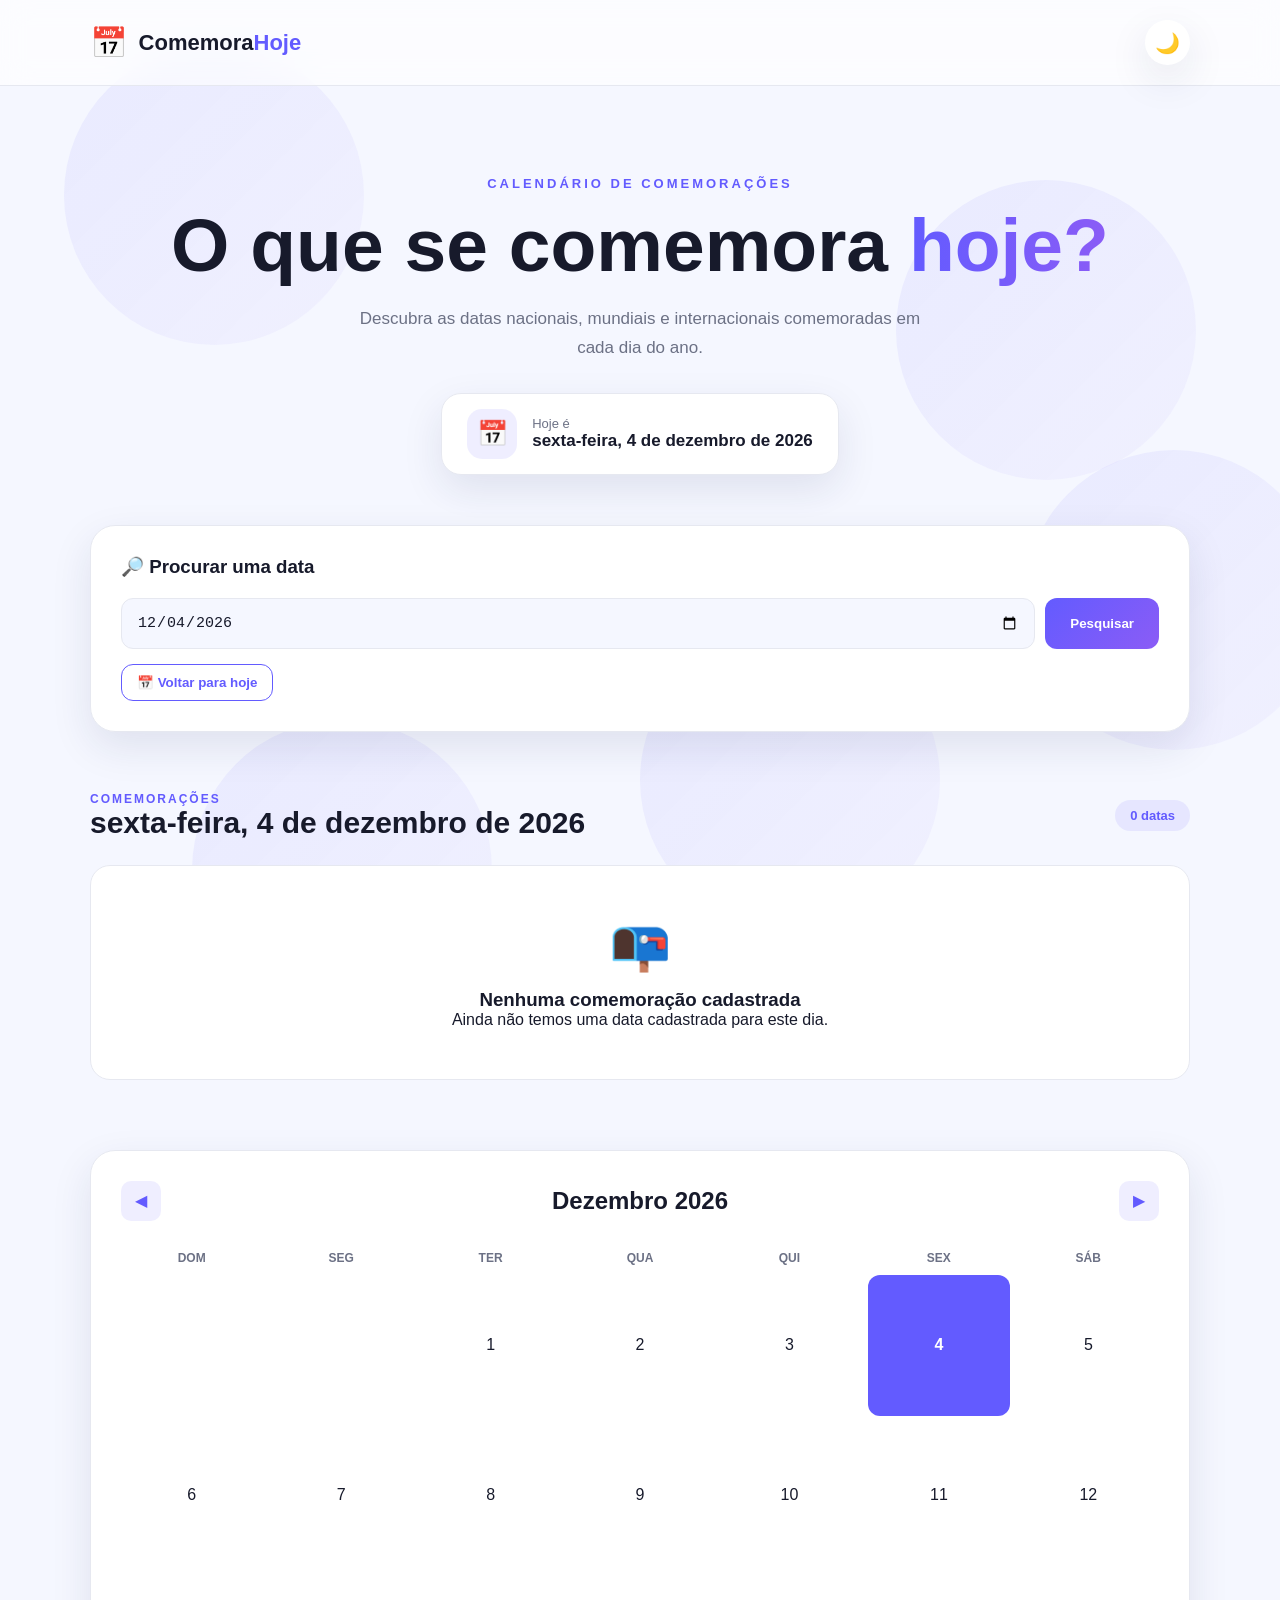
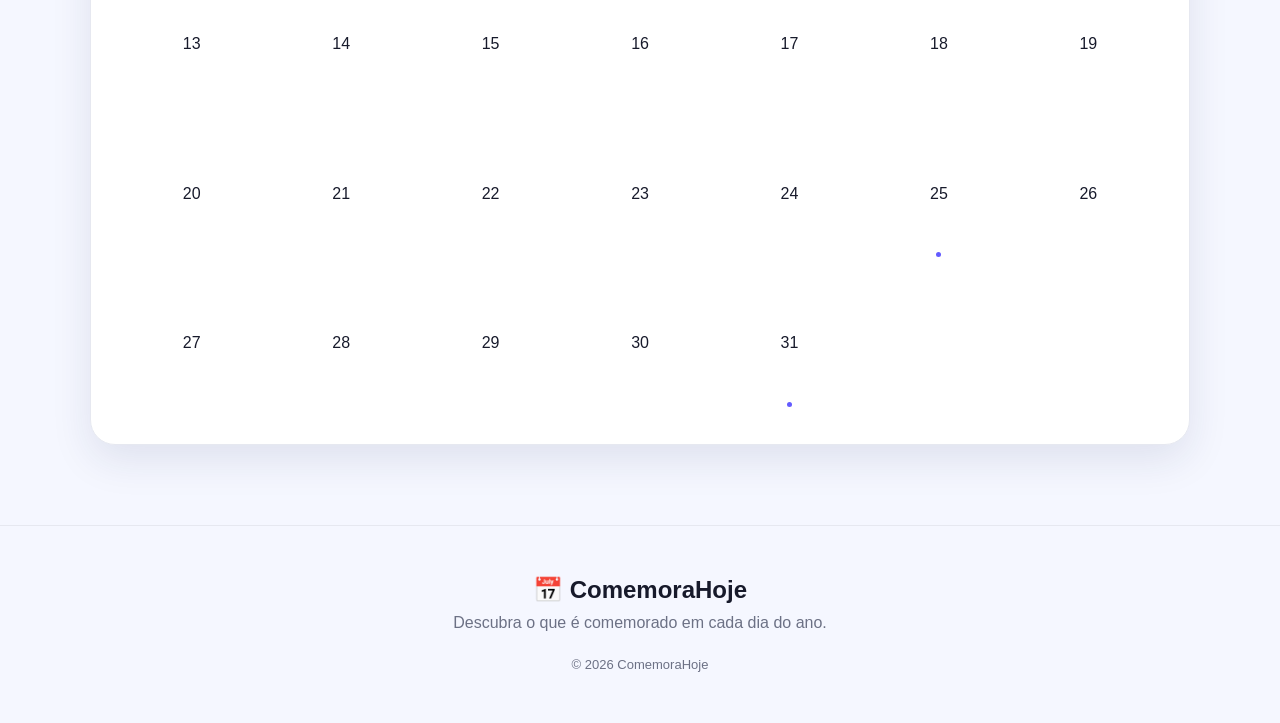
<file: index.html>
<!DOCTYPE html>
<html lang="pt-BR">
<head>
    <meta charset="UTF-8">
    <meta name="viewport" content="width=device-width, initial-scale=1.0">

    <title>O Que Se Comemora Hoje?</title>

    <link rel="stylesheet" href="css/sim.css">
</head>

<body>

    <!-- Fundo animado -->
    <div class="background">
        <span></span>
        <span></span>
        <span></span>
        <span></span>
        <span></span>
    </div>

    <!-- CABEÇALHO -->
    <header>

        <div class="logo">
            <span>📅</span>
            <h1>Comemora<span>Hoje</span></h1>
        </div>

        <button id="temaBtn" class="tema-btn">
            🌙
        </button>

    </header>

    <!-- CONTEÚDO PRINCIPAL -->
    <main>

        <section class="hero">

            <p class="mini-titulo">CALENDÁRIO DE COMEMORAÇÕES</p>

            <h2>
                O que se comemora
                <span>hoje?</span>
            </h2>

            <p class="descricao">
                Descubra as datas nacionais, mundiais e internacionais
                comemoradas em cada dia do ano.
            </p>

            <div class="data-atual">
                <div class="icone-data">📅</div>

                <div>
                    <p>Hoje é</p>
                    <strong id="dataAtual">Carregando...</strong>
                </div>
            </div>

        </section>


        <!-- PESQUISA -->
        <section class="pesquisa">

            <h3>🔎 Procurar uma data</h3>

            <div class="pesquisa-box">

                <input
                    type="date"
                    id="dataPesquisa"
                >

                <button id="buscarBtn">
                    Pesquisar
                </button>

            </div>

            <button id="hojeBtn" class="hoje-btn">
                📅 Voltar para hoje
            </button>

        </section>


        <!-- RESULTADO -->
        <section class="resultado">

            <div class="titulo-secao">

                <div>
                    <p>COMEMORAÇÕES</p>
                    <h2 id="tituloData">
                        Hoje
                    </h2>
                </div>

                <span id="contador">
                    0 datas
                </span>

            </div>


            <div id="cards" class="cards">

                <!-- Os cards serão criados pelo JavaScript -->

            </div>

        </section>


        <!-- CALENDÁRIO -->
        <section class="calendario">

            <div class="calendario-header">

                <button id="mesAnterior">
                    ◀
                </button>

                <h2 id="mesAno">
                    Agosto 2026
                </h2>

                <button id="mesProximo">
                    ▶
                </button>

            </div>

            <div class="dias-semana">
                <span>DOM</span>
                <span>SEG</span>
                <span>TER</span>
                <span>QUA</span>
                <span>QUI</span>
                <span>SEX</span>
                <span>SÁB</span>
            </div>

            <div id="diasCalendario" class="dias-calendario"></div>

        </section>

    </main>


    <!-- RODAPÉ -->
    <footer>

        <h2>📅 ComemoraHoje</h2>

        <p>
            Descubra o que é comemorado em cada dia do ano.
        </p>

        <p class="copyright">
            © 2026 ComemoraHoje
        </p>

    </footer>


    <script src="teste.js"></script>

</body>
</html>
</file>
<file: css/sim.css>
/* =========================
   CONFIGURAÇÕES
========================= */

* {
    margin: 0;
    padding: 0;
    box-sizing: border-box;
}

:root {

    --fundo: #f5f7ff;
    --fundo-card: #ffffff;

    --texto: #171a2b;
    --texto-secundario: #6c7185;

    --principal: #635bff;
    --principal-2: #8b5cf6;

    --borda: #e6e8f0;

    --sombra:
        0 15px 40px rgba(30, 35, 90, 0.10);
}

body.dark {

    --fundo: #0d1020;
    --fundo-card: #171a2b;

    --texto: #ffffff;
    --texto-secundario: #aeb4c8;

    --borda: #292e43;

    --sombra:
        0 15px 40px rgba(0, 0, 0, 0.35);
}


body {

    font-family:
        Arial,
        Helvetica,
        sans-serif;

    background: var(--fundo);

    color: var(--texto);

    min-height: 100vh;

    transition:
        background 0.3s,
        color 0.3s;

    overflow-x: hidden;
}


/* =========================
   FUNDO ANIMADO
========================= */

.background {

    position: fixed;

    inset: 0;

    overflow: hidden;

    pointer-events: none;

    z-index: -1;
}

.background span {

    position: absolute;

    width: 300px;
    height: 300px;

    border-radius: 50%;

    background:
        linear-gradient(
            135deg,
            rgba(99, 91, 255, 0.08),
            rgba(139, 92, 246, 0.04)
        );

    animation:
        flutuar 12s infinite ease-in-out;
}

.background span:nth-child(1) {
    top: 5%;
    left: 5%;
}

.background span:nth-child(2) {
    top: 50%;
    left: 80%;
    animation-delay: 2s;
}

.background span:nth-child(3) {
    top: 80%;
    left: 15%;
    animation-delay: 4s;
}

.background span:nth-child(4) {
    top: 20%;
    left: 70%;
    animation-delay: 6s;
}

.background span:nth-child(5) {
    top: 70%;
    left: 50%;
    animation-delay: 8s;
}

@keyframes flutuar {

    0%, 100% {
        transform: translate(0, 0);
    }

    50% {
        transform: translate(
            40px,
            -50px
        );
    }
}


/* =========================
   HEADER
========================= */

header {

    width: 100%;

    padding:
        20px 7%;

    display: flex;

    align-items: center;

    justify-content: space-between;

    border-bottom:
        1px solid var(--borda);

    background:
        rgba(255,255,255,0.65);

    backdrop-filter:
        blur(15px);

    position: sticky;

    top: 0;

    z-index: 100;
}

body.dark header {

    background:
        rgba(13,16,32,0.75);
}


.logo {

    display: flex;

    align-items: center;

    gap: 12px;
}

.logo > span {

    font-size: 30px;
}

.logo h1 {

    font-size: 22px;
}

.logo h1 span {

    color: var(--principal);
}


.tema-btn {

    border: none;

    width: 45px;
    height: 45px;

    border-radius: 50%;

    background: var(--fundo-card);

    box-shadow: var(--sombra);

    cursor: pointer;

    font-size: 20px;

    transition: 0.3s;
}

.tema-btn:hover {

    transform:
        rotate(20deg)
        scale(1.1);
}


/* =========================
   MAIN
========================= */

main {

    width: min(
        1100px,
        90%
    );

    margin: auto;
}


/* =========================
   HERO
========================= */

.hero {

    text-align: center;

    padding:
        90px 0 50px;
}

.mini-titulo {

    color: var(--principal);

    font-weight: bold;

    font-size: 13px;

    letter-spacing: 3px;

    margin-bottom: 15px;
}

.hero h2 {

    font-size:
        clamp(40px, 7vw, 75px);

    line-height: 1.05;

    margin-bottom: 20px;
}

.hero h2 span {

    color: var(--principal);

    background:
        linear-gradient(
            90deg,
            var(--principal),
            var(--principal-2)
        );

    -webkit-background-clip: text;

    -webkit-text-fill-color:
        transparent;
}

.descricao {

    color: var(--texto-secundario);

    max-width: 600px;

    margin: auto;

    line-height: 1.7;

    font-size: 17px;
}


.data-atual {

    display: inline-flex;

    align-items: center;

    gap: 15px;

    margin-top: 30px;

    padding: 15px 25px;

    background:
        var(--fundo-card);

    border:
        1px solid var(--borda);

    border-radius: 20px;

    box-shadow: var(--sombra);

    text-align: left;
}

.icone-data {

    width: 50px;
    height: 50px;

    display: flex;

    align-items: center;
    justify-content: center;

    border-radius: 15px;

    background:
        rgba(99,91,255,0.1);

    font-size: 25px;
}

.data-atual p {

    color: var(--texto-secundario);

    font-size: 13px;
}

.data-atual strong {

    font-size: 17px;
}


/* =========================
   PESQUISA
========================= */

.pesquisa {

    background:
        var(--fundo-card);

    border:
        1px solid var(--borda);

    border-radius: 25px;

    padding: 30px;

    box-shadow: var(--sombra);

    margin-bottom: 60px;
}

.pesquisa h3 {

    margin-bottom: 20px;
}

.pesquisa-box {

    display: flex;

    gap: 10px;
}

.pesquisa input {

    flex: 1;

    padding: 15px;

    border:
        1px solid var(--borda);

    border-radius: 12px;

    background: var(--fundo);

    color: var(--texto);

    font-size: 15px;

    outline: none;
}

.pesquisa input:focus {

    border-color:
        var(--principal);
}

.pesquisa button {

    border: none;

    padding:
        0 25px;

    border-radius: 12px;

    background:
        linear-gradient(
            135deg,
            var(--principal),
            var(--principal-2)
        );

    color: white;

    font-weight: bold;

    cursor: pointer;

    transition: 0.3s;
}

.pesquisa button:hover {

    transform:
        translateY(-3px);

    box-shadow:
        0 10px 25px
        rgba(99,91,255,0.25);
}

.hoje-btn {

    margin-top: 15px;

    padding:
        10px 15px !important;

    background:
        transparent !important;

    color:
        var(--principal) !important;

    border:
        1px solid var(--principal) !important;
}


/* =========================
   RESULTADO
========================= */

.resultado {

    margin-bottom: 70px;
}

.titulo-secao {

    display: flex;

    justify-content: space-between;

    align-items: center;

    margin-bottom: 25px;
}

.titulo-secao p {

    color:
        var(--principal);

    font-size: 12px;

    font-weight: bold;

    letter-spacing: 2px;
}

.titulo-secao h2 {

    font-size: 30px;
}

#contador {

    background:
        rgba(99,91,255,0.1);

    color:
        var(--principal);

    padding:
        8px 15px;

    border-radius: 20px;

    font-size: 13px;

    font-weight: bold;
}


/* =========================
   CARDS
========================= */

.cards {

    display: grid;

    grid-template-columns:
        repeat(
            auto-fit,
            minmax(280px, 1fr)
        );

    gap: 20px;
}

.card {

    background:
        var(--fundo-card);

    border:
        1px solid var(--borda);

    border-radius: 22px;

    padding: 25px;

    box-shadow: var(--sombra);

    animation:
        aparecer 0.5s ease forwards;

    transition:
        0.3s;
}

.card:hover {

    transform:
        translateY(-8px);

    border-color:
        var(--principal);
}

@keyframes aparecer {

    from {
        opacity: 0;
        transform: translateY(20px);
    }

    to {
        opacity: 1;
        transform: translateY(0);
    }
}

.card-topo {

    display: flex;

    justify-content: space-between;

    align-items: center;

    margin-bottom: 20px;
}

.card-emoji {

    width: 55px;
    height: 55px;

    display: flex;

    justify-content: center;
    align-items: center;

    background:
        rgba(99,91,255,0.1);

    border-radius: 16px;

    font-size: 27px;
}

.tipo {

    padding:
        6px 10px;

    border-radius: 10px;

    font-size: 11px;

    font-weight: bold;
}

.tipo.nacional {

    color: #b45309;

    background:
        #fef3c7;
}

.tipo.mundial {

    color: #0369a1;

    background:
        #e0f2fe;
}

.tipo.internacional {

    color: #7c3aed;

    background:
        #ede9fe;
}

.card h3 {

    margin-bottom: 10px;

    font-size: 20px;
}

.card p {

    color:
        var(--texto-secundario);

    line-height: 1.6;

    font-size: 14px;
}


/* =========================
   SEM COMEMORAÇÕES
========================= */

.sem-resultados {

    text-align: center;

    padding: 50px;

    background:
        var(--fundo-card);

    border:
        1px solid var(--borda);

    border-radius: 20px;
}

.sem-resultados div {

    font-size: 50px;

    margin-bottom: 15px;
}


/* =========================
   CALENDÁRIO
========================= */

.calendario {

    background:
        var(--fundo-card);

    border:
        1px solid var(--borda);

    border-radius: 25px;

    padding: 30px;

    box-shadow: var(--sombra);

    margin-bottom: 80px;
}

.calendario-header {

    display: flex;

    align-items: center;

    justify-content: space-between;

    margin-bottom: 30px;
}

.calendario-header button {

    width: 40px;
    height: 40px;

    border: none;

    border-radius: 10px;

    background:
        rgba(99,91,255,0.1);

    color:
        var(--principal);

    cursor: pointer;

    font-size: 16px;
}

.dias-semana,
.dias-calendario {

    display: grid;

    grid-template-columns:
        repeat(7, 1fr);

    gap: 8px;
}

.dias-semana {

    margin-bottom: 10px;
}

.dias-semana span {

    text-align: center;

    color:
        var(--texto-secundario);

    font-size: 12px;

    font-weight: bold;
}

.dia {

    aspect-ratio: 1;

    display: flex;

    justify-content: center;

    align-items: center;

    border-radius: 12px;

    cursor: pointer;

    transition: 0.2s;

    position: relative;
}

.dia:hover {

    background:
        rgba(99,91,255,0.1);

    color:
        var(--principal);
}

.dia.hoje {

    background:
        var(--principal);

    color: white;

    font-weight: bold;
}

.dia.tem-comemoracao::after {

    content: "";

    width: 5px;
    height: 5px;

    background:
        var(--principal);

    border-radius: 50%;

    position: absolute;

    bottom: 7px;
}

.dia.hoje.tem-comemoracao::after {

    background: white;
}


/* =========================
   FOOTER
========================= */

footer {

    text-align: center;

    padding:
        50px 20px;

    border-top:
        1px solid var(--borda);
}

footer h2 {

    margin-bottom: 10px;
}

footer p {

    color:
        var(--texto-secundario);
}

.copyright {

    margin-top: 25px;

    font-size: 13px;
}


/* =========================
   RESPONSIVO
========================= */

@media (max-width: 600px) {

    header {

        padding:
            15px 5%;
    }

    main {

        width: 90%;
    }

    .hero {

        padding-top: 60px;
    }

    .pesquisa-box {

        flex-direction: column;
    }

    .pesquisa button {

        padding: 15px !important;
    }

    .titulo-secao {

        align-items: flex-start;

        gap: 15px;
    }

    .calendario {

        padding: 15px;
    }

    .dia {

        font-size: 13px;
    }
}
</file>
